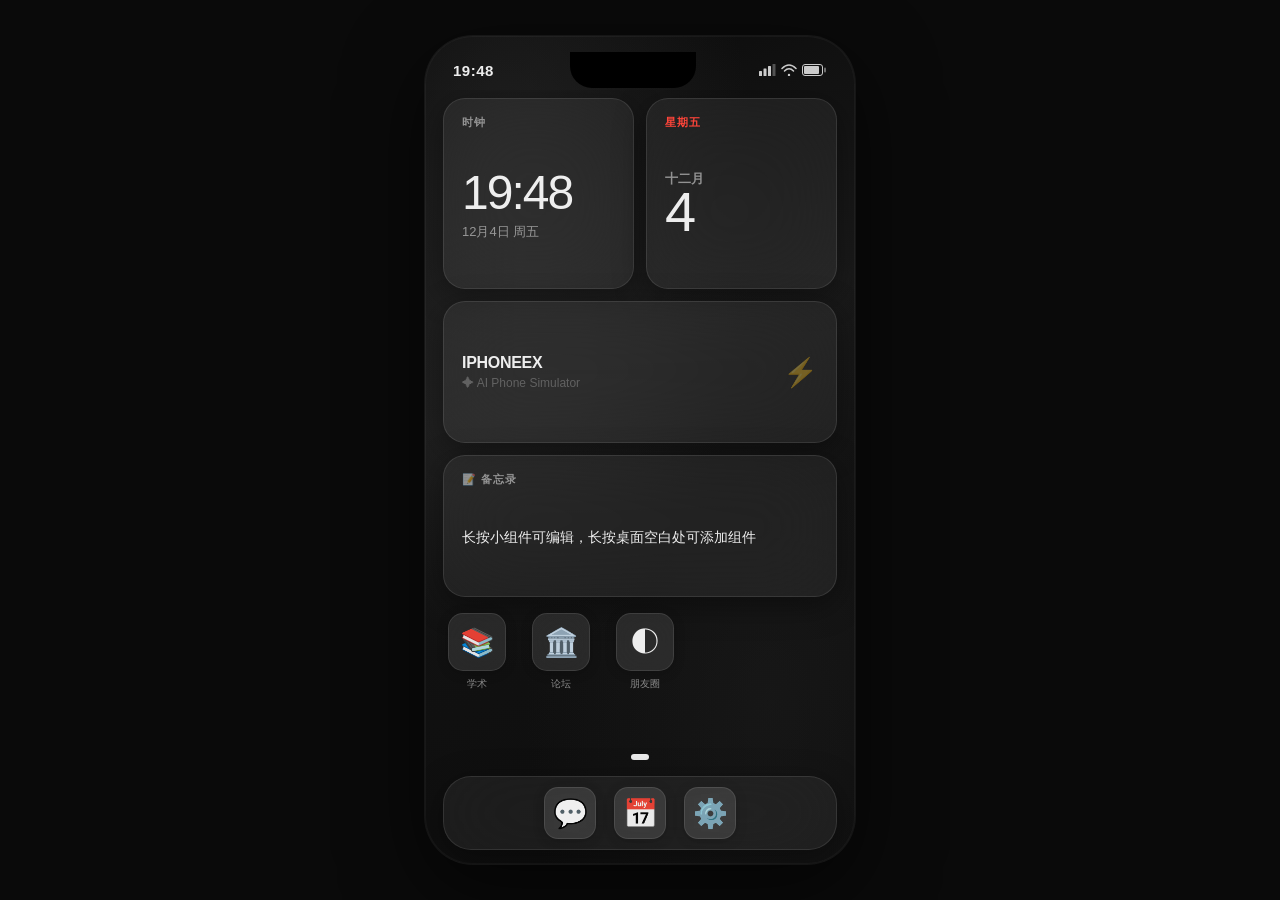
<file: index.html>
<!-- index.html -->
<!DOCTYPE html>
<html lang="zh-CN" data-theme="dark">
<head>
    <meta charset="UTF-8">
    <meta name="viewport" content="width=device-width, initial-scale=1.0, user-scalable=no, viewport-fit=cover">
    <meta name="mobile-web-app-capable" content="yes">
    <meta name="apple-mobile-web-app-status-bar-style" content="black-translucent">
    <meta name="theme-color" content="#0a0a0a">
    <title>IPHONEEX</title>
    <link rel="manifest" href="manifest.json">
    <link rel="icon" type="image/svg+xml" href="data:image/svg+xml,<svg xmlns='http://www.w3.org/2000/svg' viewBox='0 0 100 100'><text y='.9em' font-size='90'>📱</text></svg>">
    <link rel="stylesheet" href="core/glass.css">
    <link rel="stylesheet" href="core/phone.css">
    <link rel="stylesheet" href="apps/settings/settings.css">
    <link rel="stylesheet" href="apps/chat/chat.css">
</head>
<body>
    <div id="wallpaper-layer">
        <div id="wallpaper-default"></div>
        <img id="wallpaper-custom" class="hidden" alt="">
    </div>

    <div id="phone-container">
        <!-- Status Bar -->
        <div id="status-bar">
            <div class="status-left">
                <span id="status-time">12:00</span>
            </div>
            <div class="status-center">
                <div class="status-notch"></div>
            </div>
            <div class="status-right">
                <!-- Signal bars -->
                <svg class="status-icon" width="17" height="12" viewBox="0 0 17 12" fill="none">
                    <rect x="0" y="7" width="3" height="5" rx="0.5" fill="currentColor"/>
                    <rect x="4.5" y="4.5" width="3" height="7.5" rx="0.5" fill="currentColor"/>
                    <rect x="9" y="2" width="3" height="10" rx="0.5" fill="currentColor"/>
                    <rect x="13.5" y="0" width="3" height="12" rx="0.5" fill="currentColor" opacity="0.35"/>
                </svg>
                <!-- WiFi — all rects, zero path math -->
                <svg class="status-icon" width="16" height="12" viewBox="0 0 16 12" fill="none">
                    <path d="M1 4.5C3.2 2.3 5.9 1 8 1C10.1 1 12.8 2.3 15 4.5" stroke="currentColor" stroke-width="1.5" stroke-linecap="round"/>
                    <path d="M3.5 7C5 5.5 6.4 4.8 8 4.8C9.6 4.8 11 5.5 12.5 7" stroke="currentColor" stroke-width="1.5" stroke-linecap="round"/>
                    <circle cx="8" cy="11" r="1.2" fill="currentColor"/>
                </svg>
                <!-- Battery -->
                <svg class="status-icon" width="25" height="12" viewBox="0 0 25 12" fill="none">
                    <rect x="0.5" y="0.5" width="20" height="11" rx="2.5" stroke="currentColor" stroke-width="1"/>
                    <rect x="2" y="2" width="15" height="8" rx="1" fill="currentColor"/>
                    <rect x="22" y="3.5" width="2" height="5" rx="1" fill="currentColor" opacity="0.5"/>
                </svg>
            </div>
        </div>

        <!-- Desktop -->
        <div id="desktop-viewport">
            <div id="desktop-pages"></div>
            <div id="page-dots"></div>
        </div>

        <!-- Dock -->
        <div id="dock">
            <div id="dock-inner"></div>
        </div>

        <!-- App Layer -->
        <div id="app-layer" class="hidden">
            <div id="app-content"></div>
        </div>

        <!-- Modal Layer -->
        <div id="modal-layer" class="hidden"></div>

        <!-- Context Menu Layer -->
        <div id="context-menu-layer" class="hidden"></div>
    </div>

    <script src="core/store.js"></script>
    <script src="core/logger.js"></script>
    <script src="core/api.js"></script>
    <script src="core/scheduler.js"></script>
    <script src="core/router.js"></script>
    <script src="core/widget.js"></script>
    <script src="apps/settings/settings.js"></script>
    <script src="apps/chat/chat.js"></script>
    <script src="core/phone.js"></script>
    <script>
        document.addEventListener('DOMContentLoaded', () => {
            Phone.init();
        });
    </script>
</body>
</html>
</file>
<file: core/glass.css>
/* core/glass.css */
/*============================================IPHONEEX — Monochrome Liquid Glass System
   ============================================ */

:root {
    /* Glass — Dark Mode (default) */
    --glass-bg: rgba(255, 255, 255, 0.06);
    --glass-bg-heavy: rgba(255, 255, 255, 0.10);
    --glass-bg-light: rgba(255, 255, 255, 0.03);
    --glass-border: rgba(255, 255, 255, 0.10);
    --glass-border-light: rgba(255, 255, 255, 0.06);
    --glass-blur: blur(40px) saturate(180%);
    --glass-blur-light: blur(24px) saturate(150%);
    --glass-shadow: 0 8px 32px rgba(0, 0, 0, 0.4);
    --glass-shadow-light: 0 2px 12px rgba(0, 0, 0, 0.2);
    --glass-radius: 22px;
    --glass-radius-sm: 14px;
    --glass-radius-xs: 10px;

    /* Monochrome Accent */
    --accent: #ffffff;
    --accent-rgb: 255, 255, 255;
    --accent-dim: rgba(255, 255, 255, 0.7);
    --accent-subtle: rgba(255, 255, 255, 0.12);
    --danger: #ff453a;
    --success: #30d158;
    --warning: #ffd60a;

    /* Text */
    --text-primary: rgba(255, 255, 255, 0.92);
    --text-secondary: rgba(255, 255, 255, 0.50);
    --text-tertiary: rgba(255, 255, 255, 0.25);

    /* Spacing */
    --safe-top: env(safe-area-inset-top, 0px);
    --safe-bottom: env(safe-area-inset-bottom, 0px);

    /* Phone */
    --phone-max-width: 430px;
    --phone-max-height: 932px;
    --statusbar-height: 54px;
    --dock-height: 100px;
}

/* Light Mode */
[data-theme="light"] {
    --glass-bg: rgba(255, 255, 255, 0.60);
    --glass-bg-heavy: rgba(255, 255, 255, 0.78);
    --glass-bg-light: rgba(255, 255, 255, 0.40);
    --glass-border: rgba(255, 255, 255, 0.70);
    --glass-border-light: rgba(255, 255, 255, 0.45);
    --glass-shadow: 0 4px 24px rgba(0, 0, 0, 0.06);
    --glass-shadow-light: 0 2px 8px rgba(0, 0, 0, 0.04);
    --accent: #1a1a1a;
    --accent-rgb: 26, 26, 26;
    --accent-dim: rgba(0, 0, 0, 0.65);
    --accent-subtle: rgba(0, 0, 0, 0.08);
    --text-primary: rgba(0, 0, 0, 0.88);
    --text-secondary: rgba(0, 0, 0, 0.45);
    --text-tertiary: rgba(0, 0, 0, 0.20);
}

/* Reset */
*, *::before, *::after {
    margin: 0;
    padding: 0;
    box-sizing: border-box;
}

html, body {
    width: 100%;
    height: 100%;
    overflow: hidden;
    font-family: -apple-system, BlinkMacSystemFont, 'SF Pro Display', 'SF Pro Text','Helvetica Neue', 'PingFang SC', 'Microsoft YaHei', sans-serif;
    color: var(--text-primary);
    background: #0a0a0a;
    -webkit-font-smoothing: antialiased;
    -moz-osx-font-smoothing: grayscale;user-select: none;
    -webkit-user-select: none;
    touch-action: manipulation;
}

[data-theme="light"] body {
    background: #e8e8e8;
}

/* Glass Classes */
.glass {
    background: var(--glass-bg);
    backdrop-filter: var(--glass-blur);
    -webkit-backdrop-filter: var(--glass-blur);
    border: 1px solid var(--glass-border);
    border-radius: var(--glass-radius);
    box-shadow: var(--glass-shadow);
}

.glass-heavy {
    background: var(--glass-bg-heavy);
    backdrop-filter: var(--glass-blur);
    -webkit-backdrop-filter: var(--glass-blur);
    border: 1px solid var(--glass-border);
    border-radius: var(--glass-radius);
    box-shadow: var(--glass-shadow);
}

.glass-light {
    background: var(--glass-bg-light);
    backdrop-filter: var(--glass-blur-light);
    -webkit-backdrop-filter: var(--glass-blur-light);
    border: 1px solid var(--glass-border-light);
    border-radius: var(--glass-radius-sm);
    box-shadow: var(--glass-shadow-light);
}

/* Scrollbar */
::-webkit-scrollbar { width: 0; height: 0; }

/* Utility */
.hidden { display: none !important; }

/* Animations */
@keyframes fadeIn {
    from { opacity: 0; }
    to { opacity: 1; }
}

@keyframes slideUp {
    from { transform: translateY(100%); }
    to { transform: translateY(0); }
}

@keyframes scaleIn {
    from { transform: scale(0.88); opacity: 0; }
    to { transform: scale(1); opacity: 1; }
}

@keyframes shimmer {
    0% { background-position: -200% 0; }
    100% { background-position: 200% 0; }
}
</file>
<file: core/phone.css>
/* core/phone.css */
/* ============================================
   Phone Frame & Desktop — Premium Monochrome
   ============================================ */

/*---- Wallpaper ---- */
#wallpaper-layer {
    position: fixed;
    inset: 0;
    z-index: 0;
}

#wallpaper-default {
    width: 100%;
    height: 100%;
    background: 
        radial-gradient(ellipse at 20% 20%, rgba(60, 60, 60, 0.4) 0%, transparent 50%),
        radial-gradient(ellipse at 80% 80%, rgba(40, 40, 40, 0.3) 0%, transparent 50%),
        linear-gradient(160deg, #0a0a0a 0%, #1a1a1a 40%, #111111 60%, #0d0d0d 100%);
}

[data-theme="light"] #wallpaper-default {
    background:
        radial-gradient(ellipse at 30% 20%, rgba(255,255,255,0.6) 0%, transparent 50%),
        radial-gradient(ellipse at 70% 80%, rgba(200,200,200,0.3) 0%, transparent 50%),
        linear-gradient(160deg, #d4d4d4 0%, #c8c8c8 30%, #d0d0d0 60%, #bfbfbf 100%);
}

#wallpaper-custom {
    width: 100%;
    height: 100%;
    object-fit: cover;
}

/* ---- Phone Container ---- */
#phone-container {
    position: fixed;
    inset: 0;
    z-index: 1;
    display: flex;
    flex-direction: column;
    max-width: var(--phone-max-width);
    max-height: var(--phone-max-height);
    margin: auto;
    overflow: hidden;
}

@media (min-width: 500px) {
    body {
        display: flex;
        align-items: center;
        justify-content: center;
    }
    #phone-container {
        height: min(92vh, var(--phone-max-height));width: min(90vw, var(--phone-max-width));
        border-radius: 48px;
        box-shadow:
            0 0 0 1px rgba(255,255,255,0.06),
            0 25px 80px rgba(0, 0, 0, 0.6),
            inset 0 0 0 1px rgba(255,255,255,0.04);
    }
    [data-theme="light"] #phone-container {
        box-shadow:
            0 0 0 1px rgba(0,0,0,0.08),
            0 25px 80px rgba(0, 0, 0, 0.15),
            inset 0 0 0 1px rgba(255,255,255,0.5);
    }
    #wallpaper-layer {
        max-width: var(--phone-max-width);
        max-height: var(--phone-max-height);height: min(92vh, var(--phone-max-height));
        width: min(90vw, var(--phone-max-width));
        margin: auto;
        border-radius: 48px;
        overflow: hidden;
        top: 0; bottom: 0; left: 0; right: 0;
    }
}

/* ---- Status Bar ---- */
#status-bar {
    position: relative;
    z-index: 100;
    display: flex;
    align-items: center;
    justify-content: space-between;
    height: var(--statusbar-height);
    padding: 14px 28px 0;
    font-size: 15px;
    font-weight: 600;
    color: var(--text-primary);
    flex-shrink: 0;
    transition: transform 0.3s ease, opacity 0.3s ease;
}

#status-bar.hidden-bar {
    transform: translateY(-100%);
    opacity: 0;
    height: 0;
    padding: 0;
    pointer-events: none;
}

.status-left {
    display: flex;
    align-items: center;
    min-width: 54px;
}

#status-time {
    font-variant-numeric: tabular-nums;
    letter-spacing: 0.5px;
}

.status-center {
    flex: 1;
    display: flex;
    justify-content: center;
}

.status-notch {
    width: 126px;
    height: 36px;
    background: #000;
    border-radius: 0 0 22px 22px;
}

[data-theme="light"] .status-notch {
    background: #000;
}

.status-right {
    display: flex;
    align-items: center;
    gap: 5px;
    min-width: 54px;justify-content: flex-end;
}

.status-icon {
    display: block;
    opacity: 0.85;
}

/* ---- Desktop ---- */
#desktop-viewport {
    flex: 1;
    position: relative;
    overflow: hidden;
    z-index: 1;
}

#desktop-pages {
    display: flex;
    height: 100%;
    transition: transform 0.4s cubic-bezier(0.22, 1, 0.36, 1);
    will-change: transform;
}

.desktop-page {
    flex: 0 0 100%;
    height: 100%;
    padding: 8px 18px 12px;
    overflow-y: auto;
    overflow-x: hidden;
    scrollbar-width: none;
    display: flex;
    flex-direction: column;
    gap: 12px;
}

.desktop-page::-webkit-scrollbar { display: none; }

/* ---- Grid Row System (like iScreen) ---- */
.desktop-row {
    display: flex;
    gap: 12px;
    width: 100%;
    flex-shrink: 0;
}

/* ---- Widget Styles ---- */
.widget-wrapper {
    border-radius: var(--glass-radius);
    overflow: hidden;
    cursor: pointer;
    transition: transform 0.2s cubic-bezier(0.22, 1, 0.36, 1);
    -webkit-tap-highlight-color: transparent;
    position: relative;
    touch-action: none; 

}

.widget-wrapper:active {
    transform: scale(0.96);
}

/* Widget sizes */
.widget-2x2 {
    flex: 1;
    aspect-ratio: 1;min-height: 0;
}

.widget-4x2 {
    flex: 1;
    min-height: 140px;
}

.widget-4x4 {
    flex: 1;
    min-height: 280px;
}

.widget-content {
    width: 100%;
    height: 100%;
    min-height: 140px;
    padding: 16px 18px;
    display: flex;
    flex-direction: column;
    position: relative;
    overflow: hidden;
}

.widget-title {
    font-size: 11px;
    font-weight: 700;
    color: var(--text-secondary);
    text-transform: uppercase;
    letter-spacing: 1px;
    margin-bottom: 8px;
}

.widget-body {
    flex: 1;
    display: flex;
    flex-direction: column;
    justify-content: center;
}

.widget-value-large {
    font-size: 48px;
    font-weight: 200;
    letter-spacing: -2px;
    line-height: 1;
    color: var(--text-primary);
}

.widget-value-sub {
    font-size: 13px;
    color: var(--text-secondary);
    margin-top: 6px;
    font-weight: 500;
}

.widget-emoji-deco {
    position: absolute;
    font-size: 20px;
    opacity: 0.6;
}
/* ── 照片小组件 ─────────────────────────────────────── */
.widget-photo-empty {
    justify-content: center;
    align-items: center;
    text-align: center;
}

.widget-photo-placeholder {
    width: 64px;
    height: 64px;
    border-radius: 50%;
    border: 2px dashed var(--glass-border);
    display: flex;
    align-items: center;
    justify-content: center;
    font-size: 28px;
    color: var(--text-tertiary);
}

/* 圆形头像模式 */
.widget-photo-round {
    width: 100%;
    height: 100%;
    min-height: 140px;
    display: flex;
    flex-direction: column;
    align-items: center;
    justify-content: center;
    padding: 16px 12px 12px;
    gap: 10px;
}

.widget-photo-label-round {
    font-size: 12px;
    color: var(--text-secondary);
    font-weight: 500;
    text-align: center;
    letter-spacing: 0.3px;
    max-width: 100%;
    overflow: hidden;
    text-overflow: ellipsis;
    white-space: nowrap;
}

/* 方形大图模式 */
.widget-photo-square {
    width: 100%;
    height: 100%;
    min-height: 140px;
    position: relative;
    overflow: hidden;
    border-radius: var(--glass-radius);
}

.widget-photo-label {
    position: absolute;
    bottom: 0;
    left: 0;
    right: 0;
    padding: 20px 12px 10px;
    background: linear-gradient(transparent, rgba(0,0,0,0.55));
    font-size: 12px;
    color: #fff;
    font-weight: 500;
    letter-spacing: 0.3px;
    text-align: center;
}

/* 方形图片模式去掉毛玻璃背景，让图片直接撑满 */
.widget-wrapper.widget-photo-mode {
    background: transparent;
    backdrop-filter: none;
    -webkit-backdrop-filter: none;
    border: none;
    box-shadow: none;
    overflow: hidden;
}

/* ── 信息条小组件 ────────────────────────────────────── */
.widget-profile-content {
    flex-direction: row !important;
    align-items: center !important;
    justify-content: space-between;
    padding: 14px 16px;
    min-height: 80px;
}

.widget-profile-left {
    display: flex;
    align-items: center;
    gap: 12px;
    flex: 1;
    min-width: 0;
}

.widget-profile-avatar {
    width: 44px;
    height: 44px;
    border-radius: 50%;
    object-fit: cover;
    flex-shrink: 0;
    border: 1.5px solid var(--glass-border);
}

.widget-profile-avatar-placeholder {
    background: var(--glass-bg-heavy);
    display: flex;
    align-items: center;
    justify-content: center;
    font-size: 18px;
    font-weight: 600;
    color: var(--text-secondary);
}

.widget-profile-info {
    flex: 1;
    min-width: 0;
}

.widget-profile-name {
    font-size: 14px;
    font-weight: 600;
    color: var(--text-primary);
    letter-spacing: -0.2px;
    overflow: hidden;
    text-overflow: ellipsis;
    white-space: nowrap;
}

.widget-profile-sub {
    font-size: 11px;
    color: var(--text-tertiary);
    margin-top: 3px;
    overflow: hidden;
    text-overflow: ellipsis;
    white-space: nowrap;
}

.widget-profile-right {
    text-align: right;
    flex-shrink: 0;
    margin-left: 10px;
}

.widget-profile-right-main {
    font-size: 22px;
    font-weight: 300;
    color: var(--text-primary);
    letter-spacing: -1px;
    line-height: 1;
}

.widget-profile-right-sub {
    font-size: 10px;
    color: var(--text-tertiary);
    margin-top: 3px;
}

/* ── 标签条小组件 ────────────────────────────────────── */
.widget-tag-content {
    justify-content: center !important;
    padding: 12px 16px;
    min-height: 60px;
}

.widget-tag-row {
    display: flex;
    align-items: center;
    gap: 10px;
}

.widget-tag-icon {
    font-size: 20px;
    flex-shrink: 0;
    line-height: 1;
}

.widget-tag-texts {
    flex: 1;
    min-width: 0;
}

.widget-tag-text {
    font-size: 13px;
    font-weight: 600;
    color: var(--text-primary);
    letter-spacing: 0.2px;
    overflow: hidden;
    text-overflow: ellipsis;
    white-space: nowrap;
}

.widget-tag-sub {
    font-size: 11px;
    color: var(--text-tertiary);
    margin-top: 2px;
    overflow: hidden;
    text-overflow: ellipsis;
    white-space: nowrap;
}

/* ── Toast 提示 ──────────────────────────────────────── */
.widget-toast {
    position: absolute;
    bottom: 100px;
    left: 50%;
    transform: translateX(-50%) translateY(10px);
    background: rgba(30, 30, 30, 0.92);
    color: #fff;
    font-size: 13px;
    font-weight: 500;
    padding: 9px 20px;
    border-radius: 20px;
    white-space: nowrap;
    z-index: 9999;
    opacity: 0;
    transition: opacity 0.2s ease, transform 0.2s ease;
    pointer-events: none;
    backdrop-filter: blur(12px);
    -webkit-backdrop-filter: blur(12px);
    border: 1px solid rgba(255,255,255,0.12);
}

[data-theme="light"] .widget-toast {
    background: rgba(255,255,255,0.92);
    color: #111;
    border-color: rgba(0,0,0,0.1);
}

.widget-toast.widget-toast-show {
    opacity: 1;
    transform: translateX(-50%) translateY(0);
}

/* ---- App Icon ---- */
.app-icons-row {
    display: flex;
    gap: 16px;
    justify-content: flex-start;
    padding: 4px 0;
    flex-shrink: 0;
}

.app-icon-wrapper {
    display: flex;
    flex-direction: column;
    align-items: center;
    gap: 6px;
    cursor: pointer;
    -webkit-tap-highlight-color: transparent;
    transition: transform 0.15s ease;
    width: 68px;
    flex-shrink: 0;
}

.app-icon-wrapper:active {
    transform: scale(0.85);
}

.app-icon {
    width: 58px;
    height: 58px;
    border-radius: 15px;
    display: flex;
    align-items: center;
    justify-content: center;
    font-size: 28px;
    background: var(--glass-bg-heavy);
    backdrop-filter: var(--glass-blur-light);
    -webkit-backdrop-filter: var(--glass-blur-light);
    border: 1px solid var(--glass-border);
    box-shadow: var(--glass-shadow-light);
    overflow: hidden;
    position: relative;
    transition: box-shadow 0.2s;
}

.app-icon img {
    width: 100%;
    height: 100%;
    object-fit: cover;border-radius: 15px;
}

.app-icon-label {
    font-size: 10px;
    color: var(--text-secondary);
    text-align: center;
    max-width: 72px;
    overflow: hidden;
    text-overflow: ellipsis;
    white-space: nowrap;font-weight: 500;
    letter-spacing: 0.2px;
}

/* ---- Page Dots ---- */
#page-dots {
    position: absolute;
    bottom: 6px;
    left: 50%;
    transform: translateX(-50%);
    display: flex;
    gap: 6px;
    z-index: 10;
}

.page-dot {
    width: 6px;
    height: 6px;
    border-radius: 50%;
    background: var(--text-tertiary);
    transition: all 0.3s ease;
    cursor: pointer;
}

.page-dot.active {
    background: var(--text-primary);
    width: 18px;
    border-radius: 3px;
}

/* ---- Dock ---- */
#dock {
    position: relative;
    z-index: 50;
    padding: 10px 18px 14px;
    flex-shrink: 0;
}

#dock-inner {
    display: flex;
    justify-content: center;
    gap: 18px;
    padding: 10px 24px;
    background: var(--glass-bg);
    backdrop-filter: var(--glass-blur);
    -webkit-backdrop-filter: var(--glass-blur);
    border: 1px solid var(--glass-border);
    border-radius: 28px;
    box-shadow: var(--glass-shadow);
}

#dock .app-icon-wrapper {
    gap: 0;
    width: auto;
}

#dock .app-icon {
    width: 52px;
    height: 52px;
    border-radius: 14px;
}

#dock .app-icon-label {
    display: none;
}

/* ---- App Layer ---- */
#app-layer {
    position: absolute;
    inset: 0;
    z-index: 200;
    display: flex;
    flex-direction: column;
}

#app-layer.opening {
    animation: appOpen 0.4s cubic-bezier(0.22, 1, 0.36, 1) forwards;
}

#app-layer.closing {
    animation: appClose 0.3s cubic-bezier(0.22, 1, 0.36, 1) forwards;
}

@keyframes appOpen {
    from { transform: scale(0.92) translateY(20px); opacity: 0; }
    to { transform: scale(1) translateY(0); opacity: 1; }
}

@keyframes appClose {
    from { transform: scale(1); opacity: 1; }
    to { transform: scale(0.92) translateY(20px); opacity: 0; }
}

#app-content {
    flex: 1;
    overflow: hidden;
    display: flex;
    flex-direction: column;
    background: var(--glass-bg-light);
    backdrop-filter: var(--glass-blur);
    -webkit-backdrop-filter: var(--glass-blur);
}

/* ---- App Header ---- */
.app-header {
    display: flex;
    align-items: center;
    justify-content: space-between;
    padding: 12px 16px;
    min-height: 52px;
    background: var(--glass-bg);
    backdrop-filter: var(--glass-blur);
    -webkit-backdrop-filter: var(--glass-blur);
    border-bottom: 1px solid var(--glass-border-light);
    flex-shrink: 0;
}

.app-header-title {
    font-size: 17px;
    font-weight: 600;
    letter-spacing: -0.2px;
}

.app-header-btn {
    background: none;
    border: none;
    color: var(--text-primary);
    font-size: 15px;
    cursor: pointer;
    padding: 6px 10px;
    border-radius: 10px;
    transition: background 0.15s;font-family: inherit;
    font-weight: 500;
}

.app-header-btn:hover {
    background: var(--accent-subtle);
}

.app-back-btn {
    display: flex;
    align-items: center;
    gap: 2px;
}

.app-back-btn::before {
    content: '‹';
    font-size: 22px;
    line-height: 1;
    font-weight: 300;
}

/* ---- App Body ---- */
.app-body {
    flex: 1;
    overflow-y: auto;
    overflow-x: hidden;
}

/* ---- Modal---- */
#modal-layer {
    position: absolute;
    inset: 0;
    z-index: 500;
    display: flex;
    align-items: center;
    justify-content: center;
    background: rgba(0, 0, 0, 0.5);
    backdrop-filter: blur(12px);
    -webkit-backdrop-filter: blur(12px);
    animation: fadeIn 0.2s ease;
}

.modal-box {
    width: 88%;
    max-width: 340px;
    max-height: 80vh;
    overflow-y: auto;
    padding: 28px 24px;
    background: var(--glass-bg-heavy);
    backdrop-filter: var(--glass-blur);
    -webkit-backdrop-filter: var(--glass-blur);
    border: 1px solid var(--glass-border);
    border-radius: var(--glass-radius);
    box-shadow: 0 24px 80px rgba(0,0,0,0.5);
    animation: scaleIn 0.25s cubic-bezier(0.22, 1, 0.36, 1);
}

[data-theme="light"] .modal-box {
    box-shadow: 0 24px 80px rgba(0,0,0,0.12);
}

.modal-title {
    font-size: 18px;
    font-weight: 700;
    margin-bottom: 18px;
    text-align: center;
    letter-spacing: -0.3px;
}

.modal-actions {
    display: flex;
    gap: 10px;
    margin-top: 22px;
}

.modal-btn {
    flex: 1;
    padding: 13px;
    border: none;
    border-radius: var(--glass-radius-sm);
    font-size: 15px;
    font-weight: 600;
    cursor: pointer;
    font-family: inherit;
    transition: transform 0.1s, opacity 0.15s;
    letter-spacing: -0.1px;
}

.modal-btn:active { transform: scale(0.96); }

.modal-btn-primary {
    background: var(--text-primary);
    color: var(--glass-bg-heavy);
}

[data-theme="dark"] .modal-btn-primary {
    background: rgba(255,255,255,0.9);
    color: #0a0a0a;
}

[data-theme="light"] .modal-btn-primary {
    background: rgba(0,0,0,0.85);
    color: #fff;
}

.modal-btn-secondary {
    background: var(--glass-bg);
    color: var(--text-primary);
    border: 1px solid var(--glass-border);
}

/* ---- Context Menu ---- */
#context-menu-layer {
    position: absolute;
    inset: 0;
    z-index: 600;
}

.context-menu-backdrop {
    position: absolute;
    inset: 0;
    background: rgba(0, 0, 0, 0.3);
    backdrop-filter: blur(20px);
    -webkit-backdrop-filter: blur(20px);
}

.context-menu {
    position: absolute;
    min-width: 200px;
    padding: 6px;
    background: var(--glass-bg-heavy);
    backdrop-filter: var(--glass-blur);
    -webkit-backdrop-filter: var(--glass-blur);
    border: 1px solid var(--glass-border);
    border-radius: var(--glass-radius-sm);
    box-shadow: 0 16px 48px rgba(0,0,0,0.4);
    animation: scaleIn 0.2s cubic-bezier(0.22, 1, 0.36, 1);
}

.context-menu-item {
    display: flex;
    align-items: center;
    justify-content: space-between;
    padding: 11px 14px;
    border-radius: 8px;
    font-size: 15px;
    cursor: pointer;
    transition: background 0.1s;
}

.context-menu-item:hover {
    background: var(--accent-subtle);
}

.context-menu-item.danger { color: var(--danger); }

.context-menu-separator {
    height: 1px;
    background: var(--glass-border-light);
    margin: 4px 8px;
}

/* ---- Form Elements ---- */
.form-group { margin-bottom: 16px; }

.form-label {
    display: block;
    font-size: 12px;
    font-weight: 600;
    color: var(--text-secondary);
    margin-bottom: 6px;
    text-transform: uppercase;
    letter-spacing: 0.8px;
}

.form-input, .form-textarea, .form-select {
    width: 100%;
    padding: 12px 14px;
    background: var(--glass-bg);
    border: 1px solid var(--glass-border-light);
    border-radius: var(--glass-radius-xs);
    color: var(--text-primary);
    font-size: 15px;
    font-family: inherit;
    outline: none;
    transition: border-color 0.2s;
}

.form-input:focus, .form-textarea:focus, .form-select:focus {
    border-color: var(--text-secondary);
}

.form-textarea {
    resize: vertical;
    min-height: 80px;
}

.form-select {
    cursor: pointer;
    appearance: none;
    background-image: url("data:image/svg+xml,%3Csvg xmlns='http://www.w3.org/2000/svg' width='12' height='8'%3E%3Cpath d='M11l5 5 5-5' stroke='%23888' stroke-width='1.5' fill='none'/%3E%3C/svg%3E");
    background-repeat: no-repeat;
    background-position: right 12px center;
    padding-right: 36px;
}

/* ---- Toggle Switch ---- */
.toggle-switch {
    position: relative;
    width: 51px;
    height: 31px;
    flex-shrink: 0;
}

.toggle-switch input { opacity: 0; width: 0; height: 0; }

.toggle-slider {
    position: absolute;
    inset: 0;
    background: rgba(120, 120, 128, 0.32);
    border-radius: 31px;
    cursor: pointer;
    transition: background 0.3s;
}

.toggle-slider::before {
    content: '';
    position: absolute;
    width: 27px;
    height: 27px;
    left: 2px;
    top: 2px;
    background: #fff;
    border-radius: 50%;
    transition: transform 0.3s;
    box-shadow: 0 2px 6px rgba(0, 0, 0, 0.25);
}

.toggle-switch input:checked + .toggle-slider {
    background: var(--text-primary);
}

[data-theme="dark"] .toggle-switch input:checked + .toggle-slider {
    background: rgba(255,255,255,0.85);
}

[data-theme="light"] .toggle-switch input:checked + .toggle-slider {
    background: rgba(0,0,0,0.75);
}

[data-theme="light"] .toggle-slider::before {
    background: #fff;
}

.toggle-switch input:checked + .toggle-slider::before {
    transform: translateX(20px);
}

[data-theme="dark"] .toggle-switch input:checked + .toggle-slider::before {
    background: #0a0a0a;
}

/* ---- Settings List ---- */
.settings-list { padding: 16px; }

.settings-section { margin-bottom: 24px; }

.settings-section-title {
    font-size: 11px;
    font-weight: 700;
    color: var(--text-tertiary);
    text-transform: uppercase;
    letter-spacing: 1.2px;
    padding: 0 4px 8px;
}

.settings-group {
    border-radius: var(--glass-radius-sm);
    overflow: hidden;
}

.settings-item {
    display: flex;
    align-items: center;
    justify-content: space-between;
    padding: 14px 16px;
    background: var(--glass-bg);
    backdrop-filter: var(--glass-blur-light);
    -webkit-backdrop-filter: var(--glass-blur-light);
    border-bottom: 1px solid var(--glass-border-light);
    cursor: pointer;
    transition: background 0.15s;
    gap: 12px;
}

.settings-item:last-child { border-bottom: none; }

.settings-item:hover { background: var(--glass-bg-heavy); }

.settings-item-left {
    display: flex;
    align-items: center;gap: 12px;
    flex: 1;
    min-width: 0;
}

.settings-item-icon {
    width: 30px;
    height: 30px;
    border-radius: 8px;
    display: flex;
    align-items: center;
    justify-content: center;
    font-size: 15px;
    flex-shrink: 0;
}

.settings-item-label { font-size: 15px; }

.settings-item-value {
    font-size: 14px;
    color: var(--text-secondary);
}
/* ── 添加小组件列表 ──────────────────────────────────── */
.add-widget-list {
    display: flex;
    flex-direction: column;
    gap: 6px;
    max-height: 340px;
    overflow-y: auto;
}

.add-widget-item {
    display: flex;
    align-items: center;
    justify-content: space-between;
    padding: 13px 16px;
    background: var(--glass-bg);
    border: 1px solid var(--glass-border-light);
    border-radius: var(--glass-radius-xs);
    cursor: pointer;
    transition: background 0.15s, transform 0.1s;
    -webkit-tap-highlight-color: transparent;
}

.add-widget-item:active {
    transform: scale(0.97);
    background: var(--glass-bg-heavy);
}

.add-widget-label {
    font-size: 15px;
    font-weight: 500;
    color: var(--text-primary);
}

.add-widget-size {
    font-size: 11px;
    color: var(--text-tertiary);
    background: var(--glass-bg-heavy);
    padding: 3px 8px;
    border-radius: 10px;
    font-weight: 600;
    letter-spacing: 0.3px;
}

/* ── 全局 Toast ───────────────────────────────────────── */
.phone-toast {
    position: absolute;
    bottom: 110px;
    left: 50%;
    transform: translateX(-50%) translateY(8px);
    background: rgba(28, 28, 30, 0.92);
    color: #fff;
    font-size: 13px;
    font-weight: 500;
    padding: 9px 20px;
    border-radius: 20px;
    white-space: nowrap;
    z-index: 9999;
    opacity: 0;
    transition: opacity 0.22s ease, transform 0.22s ease;
    pointer-events: none;
    backdrop-filter: blur(16px);
    -webkit-backdrop-filter: blur(16px);
    border: 1px solid rgba(255, 255, 255, 0.1);
}

[data-theme="light"] .phone-toast {
    background: rgba(255, 255, 255, 0.94);
    color: #111;
    border-color: rgba(0, 0, 0, 0.08);
    box-shadow: 0 4px 20px rgba(0,0,0,0.12);
}

.phone-toast.phone-toast-show {
    opacity: 1;
    transform: translateX(-50%) translateY(0);
}
</file>
<file: apps/settings/settings.css>
/* apps/settings/settings.css */
.settings-user-card {
    display: flex;
    align-items: center;
    gap: 16px;
    padding: 16px;
    margin: 16px;
    cursor: pointer;
}

.settings-avatar {
    width: 60px;
    height: 60px;
    border-radius: 50%;
    background: var(--glass-bg-heavy);
    border: 1px solid var(--glass-border);
    display: flex;
    align-items: center;
    justify-content: center;
    font-size: 28px;
    overflow: hidden;
    flex-shrink: 0;
}

.settings-avatar img {
    width: 100%;
    height: 100%;
    object-fit: cover;
}

.settings-user-info { flex: 1; min-width: 0; }

.settings-user-name {
    font-size: 20px;
    font-weight: 600;
    letter-spacing: -0.3px;
}

.settings-user-desc {
    font-size: 13px;
    color: var(--text-secondary);
    margin-top: 2px;
}

/* API Status */
.api-status {
    display: inline-flex;
    align-items: center;
    gap: 6px;
    font-size: 12px;
    padding: 4px 10px;
    border-radius: 20px;
    background: var(--accent-subtle);
    color: var(--text-secondary);
    font-weight: 500;
}

.api-status.connected {
    color: var(--success);
    background: rgba(48, 209, 88, 0.12);
}

.api-status.error {
    color: var(--danger);
    background: rgba(255, 69, 58, 0.12);
}

.api-status-dot {
    width: 5px;
    height: 5px;
    border-radius: 50%;
    background: currentColor;
}

/* Color Picker */
.color-options {
    display: flex;
    gap: 10px;
    flex-wrap: wrap;
    padding: 8px 0;
}

.color-option {
    width: 36px;
    height: 36px;
    border-radius: 50%;
    cursor: pointer;
    border: 3px solid transparent;
    transition: border-color 0.2s, transform 0.15s;
}

.color-option:hover { transform: scale(1.1); }
.color-option.active { border-color: var(--text-primary); }

/* Logs */
.log-entry {
    padding: 10px 14px;
    border-bottom: 1px solid var(--glass-border-light);
    font-size: 12px;
    font-family: 'SF Mono', 'Menlo', 'Consolas', monospace;
}

.log-entry-time {
    color: var(--text-tertiary);
    margin-bottom: 2px;
    font-size: 10px;
}

.log-entry-level {
    display: inline-block;
    padding: 1px 6px;
    border-radius: 4px;
    font-size: 9px;
    font-weight: 800;
    margin-right: 6px;
    letter-spacing: 0.5px;
}

.log-entry-level.INFO { background: rgba(255,255,255,0.08); color: var(--text-secondary); }
.log-entry-level.WARN { background: rgba(255,214,10,0.15); color: var(--warning); }
.log-entry-level.ERROR { background: rgba(255,69,58,0.15); color: var(--danger); }

[data-theme="light"] .log-entry-level.INFO { background: rgba(0,0,0,0.06); }

.log-entry-message { color: var(--text-primary); word-break: break-all; }

.log-entry-detail {
    color: var(--text-tertiary);
    margin-top: 4px;
    white-space: pre-wrap;
    word-break: break-all;
}
</file>
<file: apps/chat/chat.css>
/* apps/chat/chat.css */

/* ============================================
   CHAT APP —黑白毛玻璃极简风格v3
   ============================================ */

/* ---------- 会话列表页 ---------- */
.chat-list-container {
    display: flex;
    flex-direction: column;
    height: 100%;
    position: relative;
    /* 新增壁纸变量支持 */
    background-image: var(--list-bg-image, none);
    background-size: cover;
    background-position: center;
    background-color: transparent;
}

/* 让头部在有壁纸时依然清晰 */
.chat-list-container .app-header {
    background: linear-gradient(to bottom, var(--glass-bg-heavy), transparent);
    backdrop-filter: var(--glass-blur);
    border-bottom: none;
    z-index: 10;
}

.chat-search-bar {
    /* 加大了顶部 padding，拉开与 Messages 标题的距离 */
    padding: 24px 16px 12px;
    flex-shrink: 0;
    position: relative;
    z-index: 2;
}

.chat-search-input {
    width: 100%;
    padding: 8px 16px;
    border: none;
    background: var(--glass-bg-heavy);
    border-radius: 12px;
    color: var(--text-primary);
    font-size: 15px;
    outline: none;
    box-sizing: border-box;
    transition: background 0.2s;
}

.chat-search-input::placeholder { color: var(--text-tertiary); }
.chat-search-input:focus { background: var(--glass-bg); }

.chat-contact-list {
    flex: 1;
    overflow-y: auto;
    padding: 0 16px 16px;
    -webkit-overflow-scrolling: touch;
}

/* --- 顶部最近 3 个联系人 --- */
.chat-recent-list {
    display: flex;
    justify-content: space-around;
    padding: 10px 0 24px;
    border-bottom: 1px solid var(--glass-border-light);
    margin-bottom: 8px;
}

.chat-recent-item {
    display: flex;
    flex-direction: column;
    align-items: center;
    gap: 8px;
    cursor: pointer;
    width: 76px;
    transition: transform 0.2s;
}

.chat-recent-item:active {
    transform: scale(0.92);
}

.chat-recent-avatar {
    width: 68px;
    height: 68px;
    border-radius: 50%;
    background: var(--glass-bg-heavy);
    display: flex;
    align-items: center;
    justify-content: center;
    font-size: 28px;
    overflow: hidden;
    box-shadow: var(--glass-shadow-light);
}

.chat-recent-avatar img {
    width: 100%;
    height: 100%;
    object-fit: cover;
}

.chat-recent-name {
    font-size: 13px;
    font-weight: 500;
    color: var(--text-secondary);
    text-align: center;
    white-space: nowrap;
    overflow: hidden;
    text-overflow: ellipsis;
    width: 100%;
}

/* --- 下方普通联系人列表 --- */
.chat-contact-item {
    display: flex;
    align-items: center;
    gap: 14px;
    padding: 14px 0;
    margin-bottom: 0;
    background: transparent;
    border: none;
    border-bottom: 1px solid var(--glass-border-light);
    border-radius: 0;
    cursor: pointer;
    transition: opacity 0.2s;
}

.chat-contact-item:last-child {
    border-bottom: none;
}

.chat-contact-item:active {
    opacity: 0.6;
}

.chat-contact-avatar {
    width: 48px;
    height: 48px;
    border-radius: 50%;
    background: var(--glass-bg-heavy);
    display: flex;
    align-items: center;
    justify-content: center;
    font-size: 22px;
    flex-shrink: 0;
    overflow: hidden;
}

.chat-contact-avatar img {
    width: 100%;
    height: 100%;
    object-fit: cover;
}

.chat-contact-info {
    flex: 1;
    min-width: 0;
}

.chat-contact-name {
    font-size: 16px;
    font-weight: 600;
    color: var(--text-primary);
}

.chat-contact-meta {
    display: flex;
    align-items: center;
    gap: 12px;
    flex-shrink: 0;
}

.chat-contact-time {
    font-size: 14px;
    color: var(--text-tertiary);
}

.chat-contact-arrow {
    font-size: 18px;
    color: var(--text-tertiary);
    font-family: monospace;
}

.chat-empty-state {
    display: flex;
    flex-direction: column;
    align-items: center;
    justify-content: center;
    padding: 60px 20px;
    gap: 12px;
}
.chat-empty-icon { font-size: 48px; opacity: 0.2; }
.chat-empty-text { font-size: 14px; color: var(--text-tertiary); }

/* ---------- FAB ---------- */
.chat-fab {
    position: absolute;
    bottom: 20px;
    right: 20px;
    width: 52px;
    height: 52px;
    border-radius: 50%;
    background: var(--accent);
    color: var(--accent-contrast, #000);
    border: none;
    font-size: 24px;
    cursor: pointer;
    box-shadow: var(--glass-shadow);
    display: flex;
    align-items: center;
    justify-content: center;
    transition: transform 0.2s;
    z-index: 10;
}

[data-theme="dark"] .chat-fab { color: #000; }
[data-theme="light"] .chat-fab { color: #fff; }
.chat-fab:active { transform: scale(0.9); }

/* ---------- 聊天界面 (壁纸支持与头部优化) ---------- */
.chat-view {
    display: flex;
    flex-direction: column;
    height: 100%;
    position: relative;
    /* 新增壁纸变量支持 */
    background-image: var(--chat-bg-image, none);
    background-size: cover;
    background-position: center;
    background-color: transparent;
}

.chat-header {
    display: flex;
    align-items: center;
    padding: 12px 16px;
    gap: 12px;
    background: var(--glass-bg-heavy);
    backdrop-filter: var(--glass-blur);
    border-bottom: 1px solid var(--glass-border-light);
    flex-shrink: 0;
    z-index: 5;
    box-shadow: 0 4px 20px rgba(0,0,0,0.05);
}

.chat-header-avatar {
    width: 36px;
    height: 36px;
    border-radius: 50%;
    background: var(--glass-bg-heavy);
    display: flex;
    align-items: center;
    justify-content: center;
    font-size: 18px;
    overflow: hidden;
    flex-shrink: 0;
}

.chat-header-avatar img {
    width: 100%;
    height: 100%;
    object-fit: cover;
}

.chat-header-info {
    flex: 1;
    min-width: 0;
}

.chat-header-name {
    font-size: 15px;
    font-weight: 600;
    color: var(--text-primary);
}

.chat-header-status {
    font-size: 11px;
    color: var(--text-tertiary);
}

.chat-header-actions {
    display: flex;
    gap: 8px;
}

.chat-header-btn {
    width: 32px;
    height: 32px;
    border: none;
    background: var(--glass-bg-light);
    border-radius: 50%;
    color: var(--text-secondary);
    font-size: 14px;
    cursor: pointer;
    display: flex;
    align-items: center;
    justify-content: center;
    transition: all 0.2s;
}

.chat-header-btn:active { transform: scale(0.9); }

/* ---------- 消息区域 (参考图2重新排版) ---------- */
.chat-messages {
    flex: 1;
    overflow-y: auto;
    padding: 16px;
    display: flex;
    flex-direction: column;
    gap: 16px; /* 增加消息行之间的间距 */
    -webkit-overflow-scrolling: touch;
}

.chat-date-divider {
    text-align: center;
    padding: 12px 0;
}

.chat-date-divider span {
    padding: 4px 14px;
    background: var(--glass-bg-light);
    backdrop-filter: var(--glass-blur-light);
    border-radius: 20px;
    font-size: 11px;
    color: var(--text-tertiary);
    border: 1px solid var(--glass-border-light);
}

/* 消息行 */
.chat-msg-row {
    display: flex;
    align-items: flex-end; /* 底部对齐，配合外部时间 */
    gap: 10px;
    max-width: 100%;
    animation: msgSlideIn 0.3s cubic-bezier(0.2, 0.8, 0.2, 1);
}

@keyframes msgSlideIn {
    from { opacity: 0; transform: translateY(12px); }
    to { opacity: 1; transform: translateY(0); }
}

.chat-msg-row.user {
    align-self: flex-end;
    flex-direction: row-reverse;
}

.chat-msg-row.assistant {
    align-self: flex-start;
}

.chat-msg-avatar {
    width: 36px;
    height: 36px;
    border-radius: 50%;
    background: var(--glass-bg-heavy);
    display: flex;
    align-items: center;
    justify-content: center;
    font-size: 16px;
    flex-shrink: 0;
    overflow: hidden;
    border: 1px solid var(--glass-border-light);
    box-shadow: var(--glass-shadow-light);
}

.chat-msg-avatar img {
    width: 100%;
    height: 100%;
    object-fit: cover;
}

/* 隐藏连续消息的头像，让排版更干净 */
.chat-msg-row.consecutive .chat-msg-avatar {
    visibility: hidden;
}
/* 消息行 */
.chat-msg-row {
    display: flex;
    align-items: flex-end;
    gap: 8px;
    width: 100%;
    animation: msgSlideIn 0.3s cubic-bezier(0.2, 0.8, 0.2, 1);
}

.chat-msg-row.user {
    align-self: flex-end;
    flex-direction: row-reverse;
    justify-content: flex-start;
}

.chat-msg-row.assistant {
    align-self: flex-start;
    justify-content: flex-start;
}

/* 内容包裹层 */
.chat-msg-content-wrapper {
    display: flex;
    flex-direction: column;
    gap: 4px;
    max-width: 72%;   /* 整体最多占聊天区72%宽 */
    min-width: 0;
}

.chat-msg-row.user .chat-msg-content-wrapper {
    align-items: flex-end;
}

/* 气泡行（包含气泡和时间） */
.chat-msg-bubble-row {
    display: flex;
    align-items: flex-end;
    gap: 6px;
}

.chat-msg-row.user .chat-msg-bubble-row {
    flex-direction: row-reverse;
}

/* ---------- 高级拟态玻璃气泡 ---------- */
.chat-bubble {
    padding: 10px 14px;
    font-size: 15px;
    line-height: 1.5;
    word-break: break-word;
    word-wrap: break-word;
    white-space: pre-wrap;
    overflow-wrap: break-word;
    position: relative;
    /* 不设 max-width，由父容器 .chat-msg-content-wrapper 的 max-width 控制 */
    min-width: 0;
    background: var(--glass-bg-heavy);
    backdrop-filter: var(--glass-blur);
    -webkit-backdrop-filter: var(--glass-blur);
    border: 1px solid var(--glass-border);
    border-radius: 20px;
    box-shadow: 0 4px 15px rgba(0, 0, 0, 0.05), inset 0 1px 0 rgba(255, 255, 255, 0.15);
    transition: all 0.2s ease;
}

/* 气泡小尾巴 (像 LINE 一样的对话感) */
.chat-msg-row.assistant .chat-bubble {
    color: var(--text-primary);
    border-bottom-left-radius: 4px;
}

.chat-msg-row.user .chat-bubble {
    background: var(--accent-subtle);
    border: 1px solid var(--accent-dim);
    color: var(--text-primary);
    border-bottom-right-radius: 4px;
}

.chat-msg-row.assistant.consecutive .chat-bubble {
    border-top-left-radius: 4px;
}

.chat-msg-row.user.consecutive .chat-bubble {
    border-top-right-radius: 4px;
}

/* 引用 */
.chat-quote {
    padding: 6px 10px;
    margin-bottom: 6px;
    border-left: 2px solid var(--text-tertiary);
    background: var(--glass-bg-light);
    border-radius: 0 8px 8px 0;
    font-size: 12px;
    color: var(--text-secondary);
    max-height: 48px;
    overflow: hidden;
    cursor: pointer;
}

.chat-quote-sender {
    font-weight: 600;
    font-size: 11px;
    margin-bottom: 2px;
    color: var(--text-primary);
}

/* ---------- 外部消息时间 (参考图2) ---------- */
.chat-msg-meta {
    display: flex;
    flex-direction: column;
    align-items: flex-start;
    justify-content: flex-end;
    margin-bottom: 4px; /* 对齐气泡底部 */
    flex-shrink: 0;
}

.chat-msg-row.user .chat-msg-meta {
    align-items: flex-end;
}

.chat-msg-time {
    font-size: 10px;
    color: var(--text-secondary);
    /* 增加微弱的文字阴影，防止壁纸太亮看不清 */
    text-shadow: 0 1px 2px rgba(0,0,0,0.2);
}

.chat-msg-read {
    font-size: 10px;
    color: var(--accent);
    font-weight: 600;
    margin-bottom: 2px;
    text-shadow: 0 1px 2px rgba(0,0,0,0.2);
}

/* ---------- 特殊消息高级感适配 ---------- */
/* 去除默认 padding，保持内部填满，但保留外层玻璃壳 */
.chat-bubble.image-bubble,
.chat-bubble.transfer-bubble,
.chat-bubble.location-bubble,
.chat-bubble.gift-bubble,
.chat-bubble.article-bubble {
    padding: 0;
    overflow: hidden;
}

.chat-bubble.sticker-bubble {
    background: transparent !important;
    border: none !important;
    box-shadow: none !important;
    backdrop-filter: none !important;
}

/* 输入区防壁纸干扰 */
.chat-input-area {
    background: var(--glass-bg-heavy);
    border-top: 1px solid var(--glass-border);
    box-shadow: 0 -4px 20px rgba(0,0,0,0.05);
    padding: 8px 12px;
    backdrop-filter: var(--glass-blur);
    flex-shrink: 0;
    display: flex;
    flex-direction: column;
    gap: 6px;
    position: relative;
}

/* --- 以下保持原有样式不变 --- */

.chat-sticker-img {
    max-width: 140px;
    max-height: 140px;
    border-radius: 8px;
}

.chat-bubble.image-bubble {
    max-width: 220px;
    border-radius: 16px;
    border-top-left-radius: 4px;
}

.chat-msg-row.user .chat-bubble.image-bubble {
    border-top-left-radius: 16px;
    border-top-right-radius: 4px;
}

.chat-image-content img {
    width: 100%;
    display: block;
}

.chat-image-desc {
    padding: 8px 12px;
    font-size: 13px;
    color: var(--text-primary);
    line-height: 1.4;
}

.chat-bubble.voice-bubble {
    min-width: 120px;
    cursor: pointer;
    padding: 10px 14px;
}

.chat-voice-content {
    display: flex;
    align-items: center;
    gap: 10px;
}

.chat-voice-play {
    width: 28px;
    height: 28px;
    border-radius: 50%;
    background: var(--accent);
    display: flex;
    align-items: center;
    justify-content: center;
    flex-shrink: 0;
    position: relative;
}

[data-theme="dark"] .chat-voice-play { color: #000; }
[data-theme="light"] .chat-voice-play { color: #fff; }

.chat-voice-play::after {
    content: '';
    display: block;
    width: 0;
    height: 0;
    border-style: solid;
    border-width: 5px 0 5px 9px;
    border-color: transparent transparent transparent currentColor;
    margin-left: 2px;
}

.chat-voice-waves {
    flex: 1;
    display: flex;
    gap: 2px;
    align-items: center;
    height: 24px;
}

.chat-voice-wave {
    flex: 1;
    background: var(--text-tertiary);
    border-radius: 2px;
    min-width: 3px;
    max-width: 4px;
    transition: height 0.2s;
}

.chat-voice-wave:nth-child(1) { height: 6px; }
.chat-voice-wave:nth-child(2) { height: 12px; }
.chat-voice-wave:nth-child(3) { height: 8px; }
.chat-voice-wave:nth-child(4) { height: 16px; }
.chat-voice-wave:nth-child(5) { height: 10px; }
.chat-voice-wave:nth-child(6) { height: 14px; }
.chat-voice-wave:nth-child(7) { height: 6px; }
.chat-voice-wave:nth-child(8) { height: 11px; }

.chat-voice-duration {
    font-size: 12px;
    color: var(--text-secondary);
    flex-shrink: 0;
    min-width: 28px;
    text-align: right;
}

.chat-bubble.transfer-bubble {
    min-width: 220px;
    border-radius: 16px;
}

.chat-msg-row.assistant .chat-bubble.transfer-bubble { border-top-left-radius: 4px; }
.chat-msg-row.user .chat-bubble.transfer-bubble { border-top-right-radius: 4px; }

.chat-transfer-header {
    padding: 16px 18px 14px;
    background: var(--glass-bg-heavy);
    display: flex;
    align-items: center;
    gap: 14px;
}

.chat-transfer-icon-wrap {
    width: 42px;
    height: 42px;
    border-radius: 10px;
    background: var(--accent);
    display: flex;
    align-items: center;
    justify-content: center;
    flex-shrink: 0;
    position: relative;
}

[data-theme="dark"] .chat-transfer-icon-wrap { color: #000; }
[data-theme="light"] .chat-transfer-icon-wrap { color: #fff; }

.chat-transfer-icon-wrap::after {
    content: '¥';
    font-size: 20px;
    font-weight: 700;
}

.chat-transfer-info { flex: 1; }

.chat-transfer-amount {
    font-size: 22px;
    font-weight: 700;
    color: var(--text-primary);
    letter-spacing: -0.5px;
}

.chat-transfer-note {
    font-size: 12px;
    color: var(--text-secondary);
    margin-top: 2px;
}

.chat-transfer-footer {
    padding: 10px 18px;
    border-top: 1px solid var(--glass-border-light);
    display: flex;
    align-items: center;
    justify-content: space-between;
}

.chat-transfer-label {
    font-size: 11px;
    color: var(--text-tertiary);
}

.chat-transfer-status {
    font-size: 11px;
    font-weight: 500;
    color: var(--text-secondary);
    padding: 2px 8px;
    border-radius: 4px;
    background: var(--glass-bg-light);
}

.chat-bubble.location-bubble {
    min-width: 220px;
    border-radius: 16px;
}

.chat-msg-row.assistant .chat-bubble.location-bubble { border-top-left-radius: 4px; }
.chat-msg-row.user .chat-bubble.location-bubble { border-top-right-radius: 4px; }

.chat-location-map {
    height: 100px;
    background: var(--glass-bg-heavy);
    position: relative;
    display: flex;
    align-items: center;
    justify-content: center;
    overflow: hidden;
}

.chat-location-map::before {
    content: '';
    position: absolute;
    inset: 0;
    background:
        linear-gradient(var(--glass-border-light) 1px, transparent 1px),
        linear-gradient(90deg, var(--glass-border-light) 1px, transparent 1px);
    background-size: 20px 20px;
    opacity: 0.5;
}

.chat-location-pin {
    position: relative;
    z-index: 1;
    width: 24px;
    height: 34px;
}

.chat-location-pin::before {
    content: '';
    position: absolute;
    top: 0;
    left: 0;
    width: 24px;
    height: 24px;
    border-radius: 50% 50% 50% 0;
    background: var(--danger);
    transform: rotate(-45deg);
    box-shadow: 0 2px 6px rgba(0, 0, 0, 0.3);
}

.chat-location-pin::after {
    content: '';
    position: absolute;
    top: 5px;
    left: 7px;
    width: 10px;
    height: 10px;
    border-radius: 50%;
    background: var(--glass-bg);
}

.chat-location-info {
    padding: 12px 14px;
    display: flex;
    align-items: center;
    gap: 10px;
}

.chat-location-text { flex: 1; }

.chat-location-name {
    font-size: 14px;
    font-weight: 600;
    color: var(--text-primary);
}

.chat-location-addr {
    font-size: 11px;
    color: var(--text-tertiary);
    margin-top: 2px;
}

.chat-location-arrow {
    color: var(--text-tertiary);
    font-size: 16px;
    flex-shrink: 0;
}

.chat-bubble.gift-bubble {
    min-width: 200px;
    border-radius: 16px;
}

.chat-msg-row.assistant .chat-bubble.gift-bubble { border-top-left-radius: 4px; }
.chat-msg-row.user .chat-bubble.gift-bubble { border-top-right-radius: 4px; }

.chat-gift-header {
    padding: 20px 18px;
    background: linear-gradient(135deg, var(--glass-bg-heavy), var(--glass-bg));
    text-align: center;
    position: relative;
    overflow: hidden;
}

.chat-gift-header::before {
    content: '';
    position: absolute;
    top: -20px;
    right: -20px;
    width: 80px;
    height: 80px;
    border-radius: 50%;
    background: var(--glass-bg-light);
    opacity: 0.5;
}

.chat-gift-icon-wrap {
    width: 56px;
    height: 56px;
    margin: 0 auto 10px;
    border-radius: 50%;
    background: var(--glass-bg-light);
    border: 2px solid var(--glass-border);
    display: flex;
    align-items: center;
    justify-content: center;
    position: relative;
    z-index: 1;
    font-size: 26px;
}

.chat-gift-label {
    font-size: 14px;
    font-weight: 600;
    color: var(--text-primary);
    position: relative;
    z-index: 1;
}

.chat-gift-footer {
    padding: 10px 18px;
    border-top: 1px solid var(--glass-border-light);
    text-align: center;
    font-size: 11px;
    color: var(--text-tertiary);
}

.chat-bubble.article-bubble {
    min-width: 220px;
    border-radius: 16px;
}

.chat-msg-row.assistant .chat-bubble.article-bubble { border-top-left-radius: 4px; }
.chat-msg-row.user .chat-bubble.article-bubble { border-top-right-radius: 4px; }

.chat-article-body { padding: 14px 16px; }

.chat-article-title {
    font-size: 15px;
    font-weight: 600;
    color: var(--text-primary);
    line-height: 1.4;
    margin-bottom: 6px;
}

.chat-article-desc {
    font-size: 12px;
    color: var(--text-secondary);
    line-height: 1.4;
    display: -webkit-box;
    -webkit-line-clamp: 2;
    -webkit-box-orient: vertical;
    overflow: hidden;
}

.chat-article-footer {
    padding: 10px 16px;
    border-top: 1px solid var(--glass-border-light);
    display: flex;
    align-items: center;
    gap: 6px;
    font-size: 11px;
    color: var(--text-tertiary);
}

.chat-article-icon {
    width: 12px;
    height: 12px;
    border: 1.5px solid var(--text-tertiary);
    border-radius: 2px;
    position: relative;
}

.chat-article-icon::before {
    content: '';
    position: absolute;
    top: 2px;
    left: 2px;
    right: 2px;
    height: 1px;
    background: var(--text-tertiary);
    box-shadow: 0 3px 0 var(--text-tertiary);
}
/* 图片占位区（无URL时显示） */
.chat-image-placeholder {
    width: 160px;
    height: 120px;
    display: flex;
    align-items: center;
    justify-content: center;
    background: var(--glass-bg-light);
    cursor: pointer;
    transition: background 0.2s;
    border-radius: 20px 20px 0 0; /* 配合气泡圆角 */
}

.chat-msg-row.user .chat-image-placeholder {
    border-radius: 20px 20px 0 0;
}

.chat-image-placeholder svg {
    width: 40px;
    height: 40px;
    color: var(--text-tertiary);
    transition: color 0.2s, transform 0.2s;
}

.chat-image-placeholder:hover svg,
.chat-image-placeholder.active svg {
    color: var(--accent);
    transform: scale(1.1);
}

/* 描述面板 */
.chat-image-desc-panel {
    padding: 10px 14px;
    border-top: 1px solid var(--glass-border-light);
}

.chat-image-desc-text {
    font-size: 13px;
    color: var(--text-secondary);
    line-height: 1.5;
    word-break: break-word;
}

/* ---------- 正在输入指示器 ---------- */
.chat-typing-indicator {
    display: flex;
    align-items: flex-end;
    gap: 8px;
    padding: 4px 0;
    animation: msgSlideIn 0.3s ease;
}

.chat-typing-dots {
    display: flex;
    gap: 4px;
    padding: 12px 16px;
    background: var(--glass-bg);
    backdrop-filter: var(--glass-blur-light);
    border: 1px solid var(--glass-border-light);
    border-radius: 18px;
    border-top-left-radius: 4px;
}

.chat-typing-dot {
    width: 6px;
    height: 6px;
    border-radius: 50%;
    background: var(--text-tertiary);
    animation: typingBounce 1.4s ease-in-out infinite;
}

.chat-typing-dot:nth-child(2) { animation-delay: 0.2s; }
.chat-typing-dot:nth-child(3) { animation-delay: 0.4s; }

@keyframes typingBounce {
    0%, 60%, 100% { transform: translateY(0); opacity: 0.4; }
    30% { transform: translateY(-6px); opacity: 1; }
}

/* ---------- 输入区域（悬浮卡片式） ---------- */
.chat-input-area {
    margin: 0 10px 10px;
    padding: 0;                  /* 去掉 padding，改到内部子元素控制 */
    background: var(--glass-bg-heavy);
    backdrop-filter: var(--glass-blur);
    -webkit-backdrop-filter: var(--glass-blur);
    border: 1px solid var(--glass-border-light);
    border-radius: 24px;         /* 默认四角圆润 */
    box-shadow: 0 4px 24px rgba(0, 0, 0, 0.12);
    flex-shrink: 0;
    display: flex;
    flex-direction: column;
    overflow: hidden;            /* 关键：裁剪子元素，保持整体圆角 */
    position: relative;
    transition: border-radius 0.25s ease;
}

/* 工具栏收缩动画 */
.chat-input-toolbar {
    display: flex;
    gap: 4px;
    max-height: 0;
    opacity: 0;
    overflow: hidden;
    padding: 0 12px;
    transition: max-height 0.25s ease, opacity 0.2s ease, padding 0.2s ease;
    /* 工具栏在卡片内部顶部，背景与卡片一致 */
    background: transparent;
}

.chat-input-toolbar.expanded {
    max-height: 52px;
    opacity: 1;
    padding: 10px 12px 6px;
}

.chat-toolbar-btn {
    width: 36px;
    height: 36px;
    border: none;
    background: var(--glass-bg-light);
    color: var(--text-secondary);
    cursor: pointer;
    border-radius: 10px;
    display: flex;
    align-items: center;
    justify-content: center;
    transition: all 0.2s;
    flex-shrink: 0;
}

.chat-toolbar-btn svg {
    width: 18px;
    height: 18px;
}

.chat-toolbar-btn:hover { background: var(--glass-bg); }
.chat-toolbar-btn:active { transform: scale(0.9); }

/* 工具栏和输入行之间的分割线（展开时才显示） */
.chat-toolbar-divider {
    height: 1px;
    background: var(--glass-border-light);
    margin: 0 12px;
    opacity: 0;
    transition: opacity 0.2s ease;
}

.chat-input-toolbar.expanded + .chat-toolbar-divider {
    opacity: 1;
}

/* 主输入行 */
.chat-input-row {
    display: flex;
    align-items: flex-end;
    gap: 6px;
    padding: 8px 8px 8px 10px;  /* 内边距移到这里 */
}

/* + 展开按钮 */
.chat-expand-btn {
    width: 34px;
    height: 34px;
    border: none;
    background: var(--glass-bg-light);
    border: 1px solid var(--glass-border-light);
    border-radius: 50%;
    color: var(--text-secondary);
    cursor: pointer;
    display: flex;
    align-items: center;
    justify-content: center;
    flex-shrink: 0;
    transition: transform 0.25s ease, background 0.2s ease;
}

.chat-expand-btn svg {
    width: 16px;
    height: 16px;
    transition: transform 0.25s ease;
}

.chat-expand-btn.expanded svg {
    transform: rotate(45deg);
}

.chat-expand-btn:active { opacity: 0.7; }

.chat-input-wrapper {
    flex: 1;
    min-width: 0;
}

.chat-input {
    width: 100%;
    min-height: 34px;
    max-height: 120px;
    padding: 7px 12px;
    border: none;
    background: transparent;
    color: var(--text-primary);
    font-size: 14px;
    line-height: 1.4;
    resize: none;
    outline: none;
    box-sizing: border-box;
    font-family: inherit;
    overflow-y: auto;
}

.chat-input::placeholder { color: var(--text-tertiary); }

/* 双发送按钮 */
.chat-send-btns {
    display: flex;
    gap: 4px;
    flex-shrink: 0;
}

.chat-send-btn {
    width: 34px;
    height: 34px;
    border: none;
    border-radius: 50%;
    cursor: pointer;
    display: flex;
    align-items: center;
    justify-content: center;
    transition: all 0.2s;
    flex-shrink: 0;
}

.chat-send-btn svg {
    width: 16px;
    height: 16px;
}

.chat-send-btn:active { transform: scale(0.85); }

.chat-send-silent {
    background: var(--glass-bg-light);
    color: var(--text-secondary);
    border: 1px solid var(--glass-border-light);
}

.chat-send-trigger {
    background: var(--accent);
    color: var(--accent-contrast, #000);
}

[data-theme="dark"] .chat-send-trigger { color: #000; }
[data-theme="light"] .chat-send-trigger { color: #fff; }

.chat-send-btn.disabled {
    opacity: 0.3;
    pointer-events: none;
}


/* 引用预览条 */
.chat-reply-bar {
    display: flex;
    align-items: center;
    gap: 8px;
    padding: 8px 12px;
    background: var(--glass-bg-light);
    border-radius: var(--glass-radius-xs);
    border-left: 3px solid var(--accent);
    animation: msgSlideIn 0.2s ease;
}

.chat-reply-content {
    flex: 1;
    min-width: 0;
}

.chat-reply-name {
    font-size: 11px;
    font-weight: 600;
    color: var(--accent);
}

.chat-reply-text {
    font-size: 12px;
    color: var(--text-secondary);
    white-space: nowrap;
    overflow: hidden;
    text-overflow: ellipsis;
}

.chat-reply-close {
    width: 24px;
    height: 24px;
    border: none;
    background: none;
    color: var(--text-tertiary);
    font-size: 16px;
    cursor: pointer;
    display: flex;
    align-items: center;
    justify-content: center;
}

/* ---------- 表情包面板 ---------- */
.sticker-panel {
    /* 去掉 absolute 定位，改为普通流，自然排在输入框上方 */
    position: relative;
    bottom: unset;
    left: unset;
    right: unset;
    margin: 0 10px 0;   /* 和输入框左右对齐 */
    max-height: 240px;
    background: var(--glass-bg);
    backdrop-filter: var(--glass-blur);
    border: 1px solid var(--glass-border-light);
    border-radius: 20px;  /* 圆角和输入框一致 */
    display: flex;
    flex-direction: column;
    animation: slideUp 0.25s ease;
    overflow: hidden;
}


@keyframes slideUp {
    from { transform: translateY(100%); opacity: 0; }
    to { transform: translateY(0); opacity: 1; }
}

.sticker-panel-header {
    display: flex;
    align-items: center;
    justify-content: space-between;
    padding: 8px 12px;
    border-bottom: 1px solid var(--glass-border-light);
    flex-shrink: 0;
}

.sticker-panel-title {
    font-size: 12px;
    font-weight: 600;
    color: var(--text-secondary);
}

.sticker-panel-close {
    width: 24px;
    height: 24px;
    border: none;
    background: none;
    color: var(--text-tertiary);
    font-size: 16px;
    cursor: pointer;
    display: flex;
    align-items: center;
    justify-content: center;
}

.sticker-panel-grid {
    display: grid;
    grid-template-columns: repeat(4, 1fr);
    gap: 6px;
    padding: 10px;
    overflow-y: auto;
    flex: 1;
    -webkit-overflow-scrolling: touch;
}

.sticker-panel-item {
    aspect-ratio: 1;
    border-radius: 10px;
    background: var(--glass-bg-light);
    border: 1px solid var(--glass-border-light);
    overflow: hidden;
    cursor: pointer;
    display: flex;
    align-items: center;
    justify-content: center;
    padding: 6px;
    transition: transform 0.15s;
}

.sticker-panel-item:active { transform: scale(0.9); }

.sticker-panel-item img {
    width: 100%;
    height: 100%;
    object-fit: contain;
}

.sticker-panel-empty {
    grid-column: 1 / -1;
    text-align: center;
    padding: 30px 10px;
    color: var(--text-tertiary);
    font-size: 13px;
}

/* ---------- 加载/错误状态 ---------- */
.chat-spinner {
    width: 32px;
    height: 32px;
    border: 3px solid var(--glass-border);
    border-top-color: var(--accent);
    border-radius: 50%;
    animation: spin 0.8s linear infinite;
}

@keyframes spin {
    to { transform: rotate(360deg); }
}

.chat-error-bubble {
    padding: 10px 14px;
    background: rgba(255, 69, 58, 0.08);
    border: 1px solid rgba(255, 69, 58, 0.2);
    border-radius: 14px;
    color: var(--danger);
    font-size: 13px;
    display: flex;
    align-items: center;
    gap: 10px;
}

.chat-error-retry {
    padding: 5px 12px;
    border: 1px solid var(--danger);
    background: none;
    color: var(--danger);
    border-radius: 8px;
    font-size: 12px;
    cursor: pointer;
    white-space: nowrap;
    transition: all 0.2s;
}

.chat-error-retry:active { transform: scale(0.95); }

/* ---------- Toast ---------- */
.chat-toast {
    position: absolute;
    top: 60px;
    left: 50%;
    transform: translateX(-50%);
    padding: 8px 20px;
    background: var(--glass-bg-heavy);
    backdrop-filter: var(--glass-blur);
    border: 1px solid var(--glass-border-light);
    border-radius: 20px;
    font-size: 12px;
    color: var(--text-primary);
    z-index: 30;
    animation: toastIn 0.3s ease, toastOut 0.3s ease 1.7s forwards;
    pointer-events: none;
}

@keyframes toastIn {
    from { opacity: 0; transform: translateX(-50%) translateY(-10px); }
    to { opacity: 1; transform: translateX(-50%) translateY(0); }
}

@keyframes toastOut {
    from { opacity: 1; }
    to { opacity: 0; }
}

/* ---------- 角色卡编辑 ---------- */
.char-form {
    padding: 16px;
    display: flex;
    flex-direction: column;
    gap: 16px;
}

.char-avatar-picker {
    display: flex;
    align-items: center;
    gap: 16px;
}

.char-avatar-preview {
    width: 72px;
    height: 72px;
    border-radius: 50%;
    background: var(--glass-bg-heavy);
    border: 2px solid var(--glass-border);
    display: flex;
    align-items: center;
    justify-content: center;
    font-size: 32px;
    overflow: hidden;
    flex-shrink: 0;
}

.char-avatar-preview img {
    width: 100%;
    height: 100%;
    object-fit: cover;
}

/* ---------- 知识书 ---------- */
.kb-entry {
    padding: 12px;
    background: var(--glass-bg-light);
    border: 1px solid var(--glass-border-light);
    border-radius: var(--glass-radius-xs);
    margin-bottom: 8px;
}

.kb-entry-header {
    display: flex;
    align-items: center;
    justify-content: space-between;
    margin-bottom: 8px;
}

.kb-entry-toggle {
    display: flex;
    align-items: center;
    gap: 6px;
    font-size: 12px;
    color: var(--text-secondary);
}

.kb-entry-content {
    width: 100%;
    min-height: 60px;
    padding: 8px;
    border: 1px solid var(--glass-border-light);
    background: var(--glass-bg);
    border-radius: 8px;
    color: var(--text-primary);
    font-size: 13px;
    resize: vertical;
    outline: none;
    font-family: inherit;
    box-sizing: border-box;
}

/* ---------- 表情包管理（列表页） ---------- */
.sticker-manage-grid {
    display: grid;
    grid-template-columns: repeat(3, 1fr);
    gap: 8px;
    padding: 4px;
}

.sticker-manage-item {
    aspect-ratio: 1;
    border-radius: var(--glass-radius-xs);
    background: var(--glass-bg-light);
    border: 1px solid var(--glass-border-light);
    overflow: hidden;
    cursor: pointer;
    position: relative;
    transition: transform 0.2s;
    display: flex;
    align-items: center;
    justify-content: center;
    padding: 8px;
}

.sticker-manage-item:active { transform: scale(0.95); }

.sticker-manage-item img {
    width: 100%;
    height: 100%;
    object-fit: contain;
}

.sticker-manage-desc {
    position: absolute;
    bottom: 0;
    left: 0;
    right: 0;
    padding: 3px 6px;
    background: var(--glass-bg-heavy);
    font-size: 10px;
    color: var(--text-secondary);
    text-align: center;
    white-space: nowrap;
    overflow: hidden;
    text-overflow: ellipsis;
}

/* ---------- 总结面板 ---------- */
.summary-card {
    padding: 14px;
    background: var(--glass-bg);
    backdrop-filter: var(--glass-blur-light);
    border: 1px solid var(--glass-border-light);
    border-radius: var(--glass-radius-sm);
    margin-bottom: 10px;
}

.summary-header {
    display: flex;
    justify-content: space-between;
    align-items: center;
    margin-bottom: 8px;
}

.summary-range {
    font-size: 11px;
    color: var(--text-tertiary);
}

.summary-actions {
    display: flex;
    gap: 6px;
}

.summary-action-btn {
    padding: 3px 8px;
    border: 1px solid var(--glass-border-light);
    background: none;
    color: var(--text-secondary);
    border-radius: 6px;
    font-size: 11px;
    cursor: pointer;
}

.summary-content {
    font-size: 13px;
    color: var(--text-primary);
    line-height: 1.5;
    white-space: pre-wrap;
}

/* ---------- 通用面板 ---------- */
.chat-panel-page {
    display: flex;
    flex-direction: column;
    height: 100%;
}

.chat-panel-body {
    flex: 1;
    overflow-y: auto;
    padding: 16px;
    -webkit-overflow-scrolling: touch;
}

/* ---------- 滚动条 ---------- */
.chat-messages::-webkit-scrollbar,
.chat-contact-list::-webkit-scrollbar,
.sticker-panel-grid::-webkit-scrollbar {
    width: 3px;
}

.chat-messages::-webkit-scrollbar-thumb,
.chat-contact-list::-webkit-scrollbar-thumb,
.sticker-panel-grid::-webkit-scrollbar-thumb {
    background: var(--glass-border);
    border-radius: 3px;
}

/* ---------- 提示词编辑面板 ---------- */
.prompt-editor-section {
    margin-bottom: 16px;
}

.prompt-editor-label {
    font-size: 12px;
    font-weight: 600;
    color: var(--text-secondary);
    margin-bottom: 6px;
}

.prompt-editor-textarea {
    width: 100%;
    min-height: 80px;
    padding: 10px;
    border: 1px solid var(--glass-border-light);
    background: var(--glass-bg);
    border-radius: 10px;
    color: var(--text-primary);
    font-size: 12px;
    line-height: 1.5;
    resize: vertical;
    outline: none;
    font-family: inherit;
    box-sizing: border-box;
}

.prompt-editor-hint {
    font-size: 11px;
    color: var(--text-tertiary);
    margin-top: 4px;
}

/* ---------- 光标闪烁 ---------- */
@keyframes blink {
    0%, 100% { opacity: 1; }
    50% { opacity: 0; }
}
.chat-toolbar-btn svg {
    width: 18px;
    height: 18px;
}

.chat-expand-btn svg {
    width: 16px;
    height: 16px;
}

.chat-send-btn svg {
    width: 16px;
    height: 16px;
}
</file>
